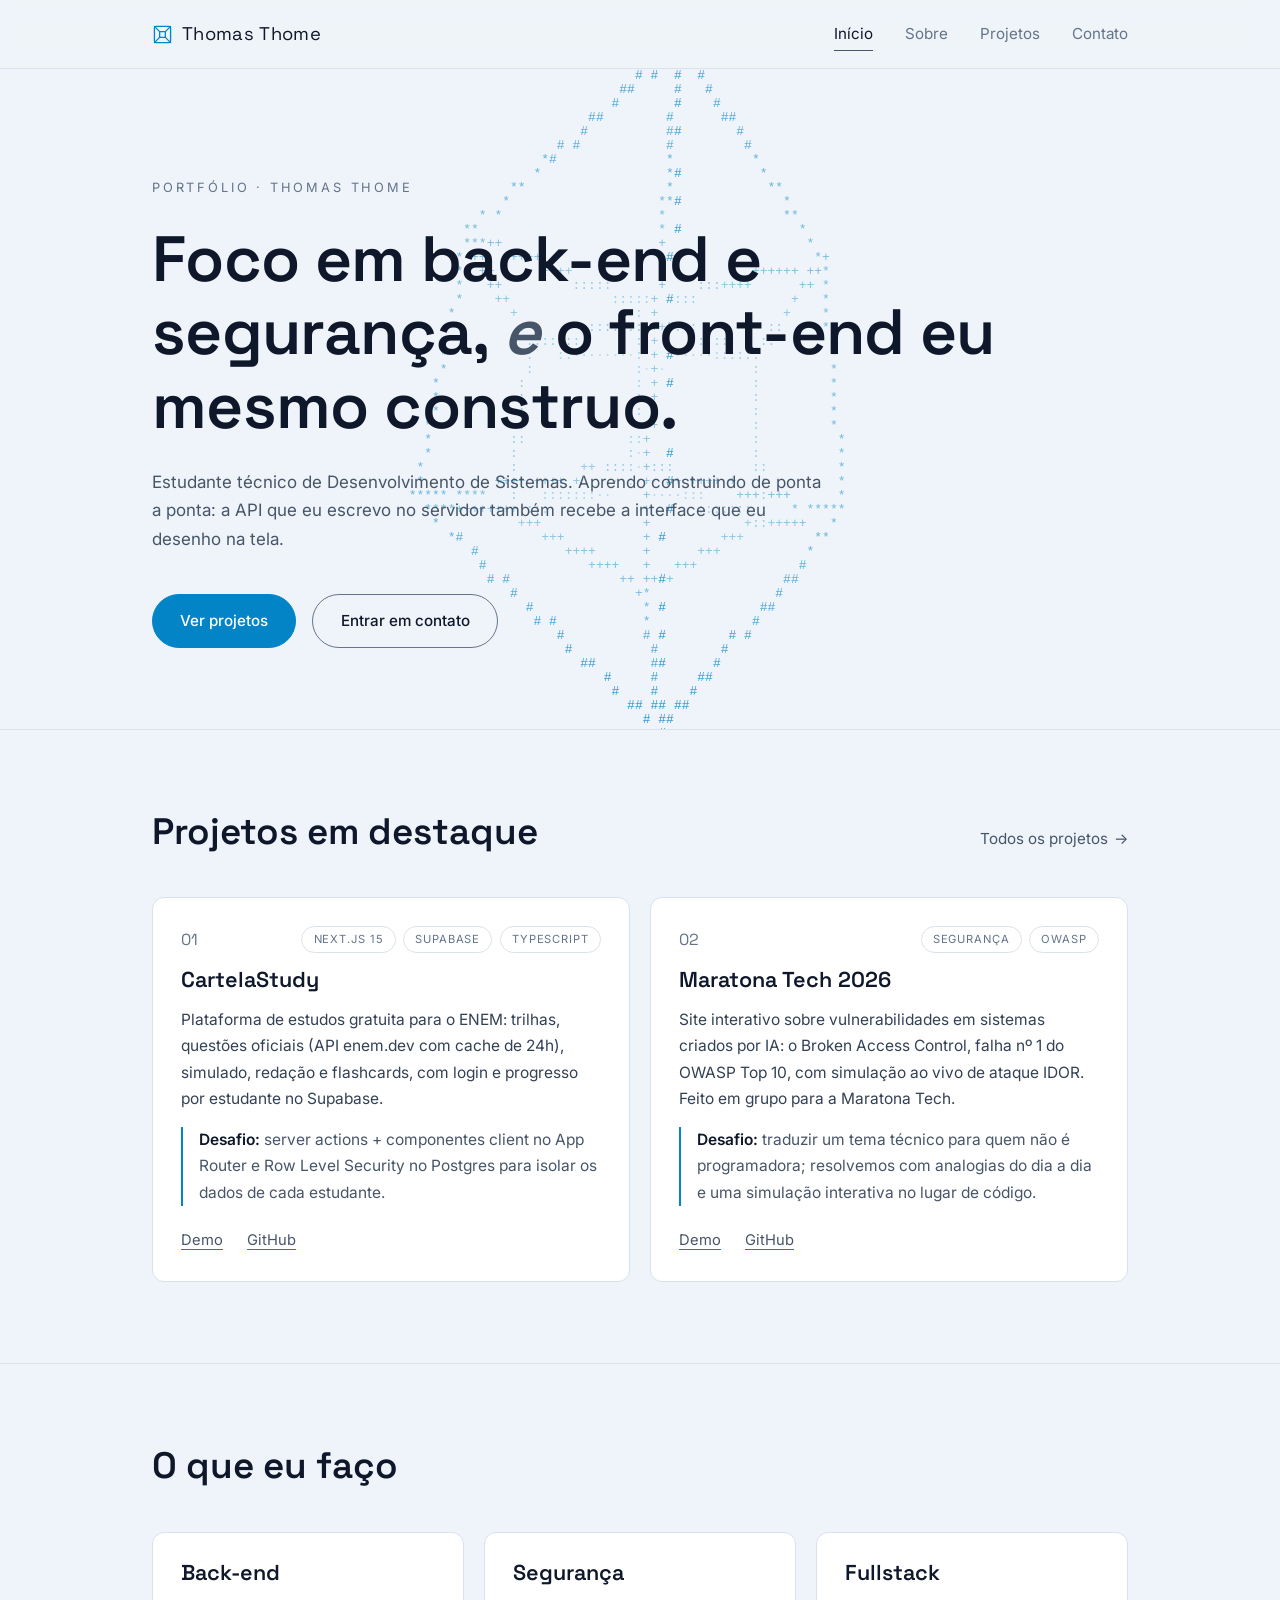
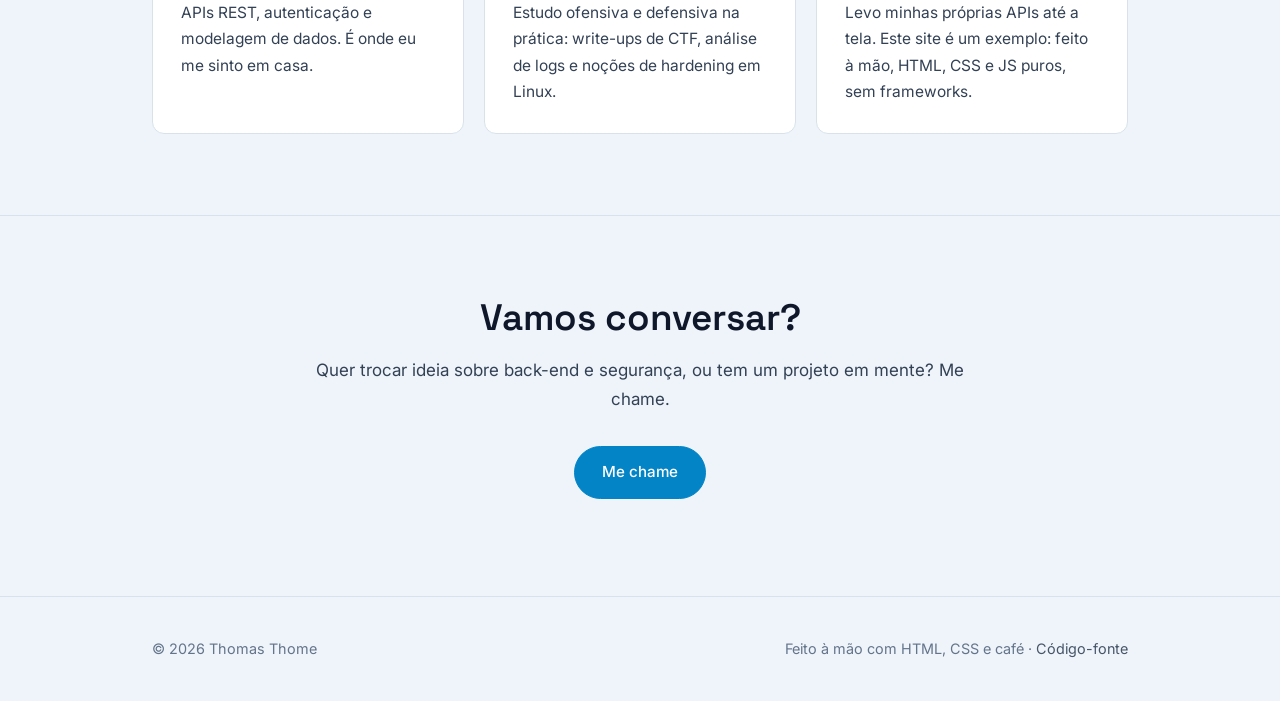
<file: index.html>
<!DOCTYPE html>
<html lang="pt-BR">
<head>
  <meta charset="UTF-8">
  <meta name="viewport" content="width=device-width, initial-scale=1.0">
  <title>Thomas Thome · Back-end &amp; Segurança</title>
  <meta name="description" content="Portfólio de Thomas Thome: back-end, segurança e projetos fullstack construídos de ponta a ponta.">
  <link rel="icon" type="image/svg+xml" href="assets/favicon.svg">
  <link rel="preconnect" href="https://fonts.googleapis.com">
  <link rel="preconnect" href="https://fonts.gstatic.com" crossorigin>
  <link href="https://fonts.googleapis.com/css2?family=Inter:wght@400;500;600&family=Space+Grotesk:wght@500;600;700&display=swap" rel="stylesheet">
  <link rel="stylesheet" href="css/style.css?v=2">
</head>
<body>
  <header class="cabecalho">
    <div class="container cabecalho-inner">
      <a href="index.html" class="logo" aria-label="Thomas Thome · página inicial">
        <svg class="logo-marca" viewBox="0 0 24 24" width="21" height="21" aria-hidden="true" focusable="false"><g fill="none" stroke="currentColor" stroke-width="1.5" stroke-linecap="round" stroke-linejoin="round"><rect x="2.75" y="2.75" width="18.5" height="18.5" rx="2"/><rect x="8.75" y="8.75" width="6.5" height="6.5" rx="1"/><path d="M2.75 2.75l6 6M21.25 2.75l-6 6M2.75 21.25l6-6M21.25 21.25l-6-6"/></g></svg>
        <span>Thomas Thome</span>
      </a>
      <button class="nav-toggle" aria-expanded="false" aria-controls="nav" aria-label="Abrir menu">
        <span></span><span></span>
      </button>
      <nav id="nav" class="nav" aria-label="Navegação principal">
        <a href="index.html" aria-current="page">Início</a>
        <a href="sobre.html">Sobre</a>
        <a href="projetos.html">Projetos</a>
        <a href="contato.html">Contato</a>
      </nav>
    </div>
  </header>

  <main>
    <section class="hero container">
      <canvas id="hipercubo" class="hipercubo" aria-hidden="true"></canvas>
      <p class="sobretitulo entrada">Portfólio · Thomas Thome</p>
      <h1 class="entrada d1">Foco em back-end e segurança, <em>e</em> o front-end eu mesmo construo.</h1>
      <p class="lede entrada d2">
        Estudante técnico de Desenvolvimento de Sistemas. Aprendo construindo de
        ponta a ponta: a API que eu escrevo no servidor também recebe a interface
        que eu desenho na tela.
      </p>
      <div class="acoes entrada d3">
        <a class="botao botao-solido" href="projetos.html">Ver projetos</a>
        <a class="botao" href="contato.html">Entrar em contato</a>
      </div>
    </section>

    <section class="secao">
      <div class="container">
        <div class="secao-cab reveal">
          <h2>Projetos em destaque</h2>
          <a class="link-seta" href="projetos.html">Todos os projetos</a>
        </div>
        <div class="grade grade-2">
          <!-- TODO: destaque aqui os SEUS 1 ou 2 melhores projetos.
               Modelo: problema → o que fez → desafio → links. -->
          <article class="card reveal">
            <div class="card-topo">
              <span class="card-num">01</span>
              <div class="tags"><span class="tag">Next.js 15</span><span class="tag">Supabase</span><span class="tag">TypeScript</span></div>
            </div>
            <h3>CartelaStudy</h3>
            <p>Plataforma de estudos gratuita para o ENEM: trilhas, questões oficiais (API enem.dev com cache de 24h), simulado, redação e flashcards, com login e progresso por estudante no Supabase.</p>
            <p class="card-desafio"><strong>Desafio:</strong> server actions + componentes client no App Router e Row Level Security no Postgres para isolar os dados de cada estudante.</p>
            <div class="card-links">
              <a href="https://cartela-study.vercel.app" rel="noopener" target="_blank">Demo</a>
              <a href="https://github.com/ThomasOnTraining/CartelaStudy" rel="noopener" target="_blank">GitHub</a>
            </div>
          </article>
          <article class="card reveal">
            <div class="card-topo">
              <span class="card-num">02</span>
              <div class="tags"><span class="tag">Segurança</span><span class="tag">OWASP</span></div>
            </div>
            <h3>Maratona Tech 2026</h3>
            <p>Site interativo sobre vulnerabilidades em sistemas criados por IA: o Broken Access Control, falha nº 1 do OWASP Top 10, com simulação ao vivo de ataque IDOR. Feito em grupo para a Maratona Tech.</p>
            <p class="card-desafio"><strong>Desafio:</strong> traduzir um tema técnico para quem não é programadora; resolvemos com analogias do dia a dia e uma simulação interativa no lugar de código.</p>
            <div class="card-links">
              <a href="https://thomasontraining.github.io/MaratonaTech-2026/" rel="noopener" target="_blank">Demo</a>
              <a href="https://github.com/ThomasOnTraining/MaratonaTech-2026" rel="noopener" target="_blank">GitHub</a>
            </div>
          </article>
        </div>
      </div>
    </section>

    <section class="secao">
      <div class="container">
        <div class="secao-cab reveal"><h2>O que eu faço</h2></div>
        <div class="grade grade-3">
          <!-- TODO: ajuste os três textos ao seu perfil -->
          <article class="card reveal">
            <h3>Back-end</h3>
            <p>APIs REST, autenticação e modelagem de dados. É onde eu me sinto em casa.</p>
          </article>
          <article class="card reveal">
            <h3>Segurança</h3>
            <p>Estudo ofensiva e defensiva na prática: write-ups de CTF, análise de logs e noções de hardening em Linux.</p>
          </article>
          <article class="card reveal">
            <h3>Fullstack</h3>
            <p>Levo minhas próprias APIs até a tela. Este site é um exemplo: feito à mão, HTML, CSS e JS puros, sem frameworks.</p>
          </article>
        </div>
      </div>
    </section>

    <section class="secao">
      <div class="container cta-fim reveal">
        <h2>Vamos conversar?</h2>
        <p>Quer trocar ideia sobre back-end e segurança, ou tem um projeto em mente? Me chame.</p>
        <a class="botao botao-solido" href="contato.html">Me chame</a>
      </div>
    </section>
  </main>

  <footer class="rodape">
    <div class="container rodape-inner">
      <p>© <span data-ano></span> Thomas Thome</p>
      <p>Feito à mão com HTML, CSS e café · <a href="https://github.com/ThomasOnTraining/portfolio" rel="noopener" target="_blank">Código-fonte</a></p>
    </div>
  </footer>

  <script src="js/main.js?v=2"></script>
  <script src="js/hypercube.js?v=2" defer></script>
</body>
</html>
</file>
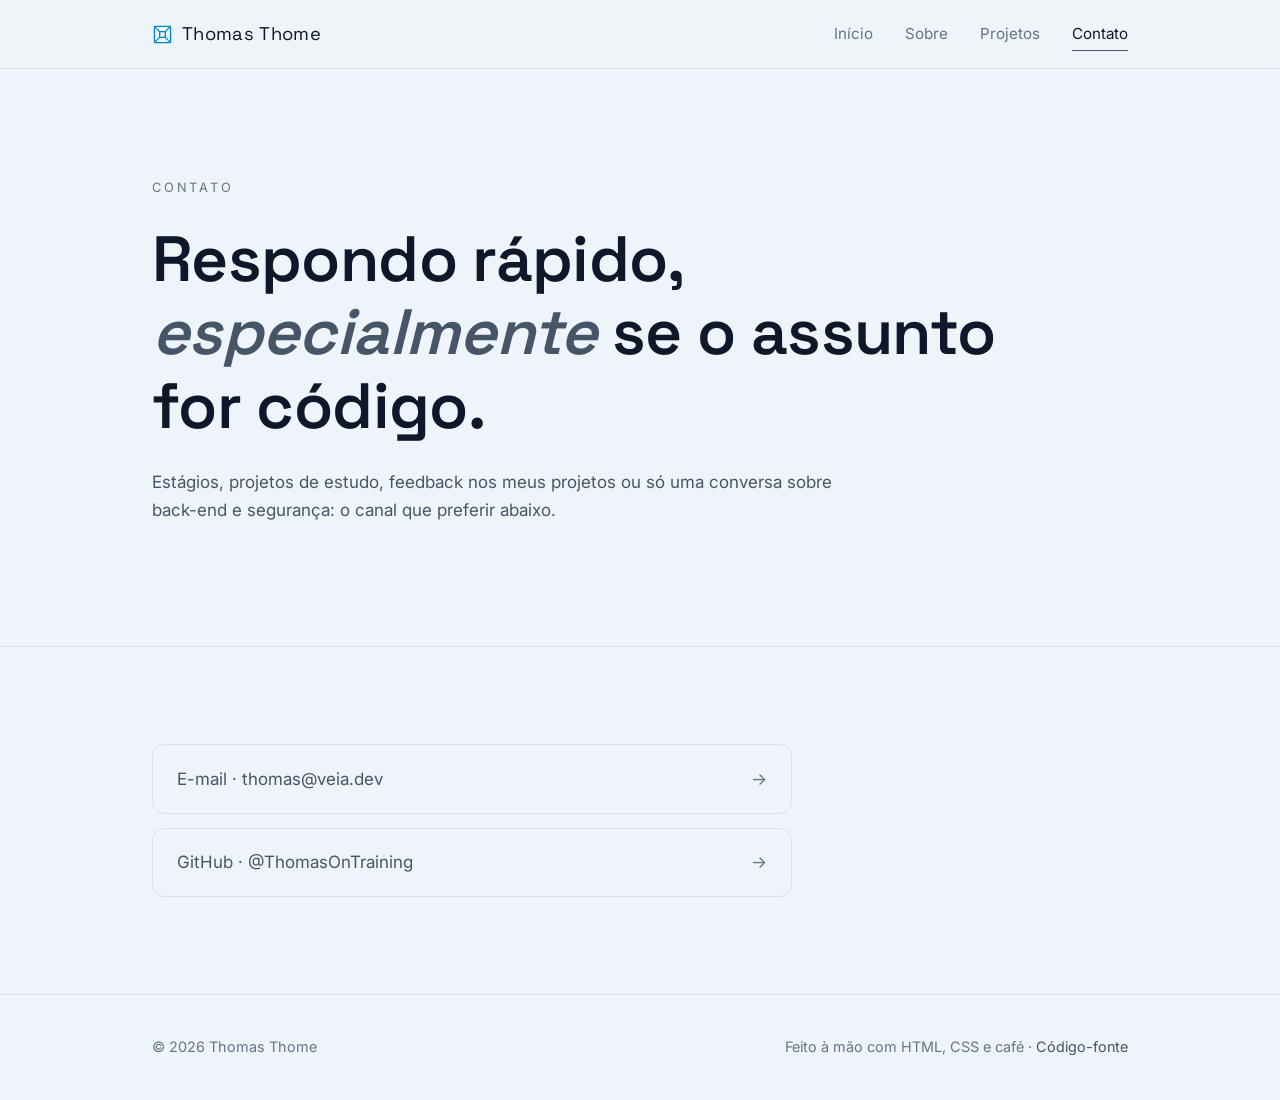
<file: contato.html>
<!DOCTYPE html>
<html lang="pt-BR">
<head>
  <meta charset="UTF-8">
  <meta name="viewport" content="width=device-width, initial-scale=1.0">
  <title>Contato · Thomas Thome</title>
  <meta name="description" content="Entre em contato com Thomas Thome: e-mail e GitHub.">
  <link rel="icon" type="image/svg+xml" href="assets/favicon.svg">
  <link rel="preconnect" href="https://fonts.googleapis.com">
  <link rel="preconnect" href="https://fonts.gstatic.com" crossorigin>
  <link href="https://fonts.googleapis.com/css2?family=Inter:wght@400;500;600&family=Space+Grotesk:wght@500;600;700&display=swap" rel="stylesheet">
  <link rel="stylesheet" href="css/style.css?v=2">
</head>
<body>
  <header class="cabecalho">
    <div class="container cabecalho-inner">
      <a href="index.html" class="logo" aria-label="Thomas Thome · página inicial">
        <svg class="logo-marca" viewBox="0 0 24 24" width="21" height="21" aria-hidden="true" focusable="false"><g fill="none" stroke="currentColor" stroke-width="1.5" stroke-linecap="round" stroke-linejoin="round"><rect x="2.75" y="2.75" width="18.5" height="18.5" rx="2"/><rect x="8.75" y="8.75" width="6.5" height="6.5" rx="1"/><path d="M2.75 2.75l6 6M21.25 2.75l-6 6M2.75 21.25l6-6M21.25 21.25l-6-6"/></g></svg>
        <span>Thomas Thome</span>
      </a>
      <button class="nav-toggle" aria-expanded="false" aria-controls="nav" aria-label="Abrir menu">
        <span></span><span></span>
      </button>
      <nav id="nav" class="nav" aria-label="Navegação principal">
        <a href="index.html">Início</a>
        <a href="sobre.html">Sobre</a>
        <a href="projetos.html">Projetos</a>
        <a href="contato.html" aria-current="page">Contato</a>
      </nav>
    </div>
  </header>

  <main>
    <section class="hero container">
      <p class="sobretitulo entrada">Contato</p>
      <h1 class="entrada d1">Respondo rápido, <em>especialmente</em> se o assunto for código.</h1>
      <p class="lede entrada d2">
        Estágios, projetos de estudo, feedback nos meus projetos ou só uma conversa
        sobre back-end e segurança: o canal que preferir abaixo.
      </p>
    </section>

    <section class="secao">
      <div class="container">
        <!-- TODO: se criar LinkedIn depois, adicione um item aqui seguindo o modelo abaixo -->
        <ul class="contato-lista">
          <li class="reveal">
            <a href="mailto:thomas@veia.dev">
              <span>E-mail · thomas@veia.dev</span>
              <span class="seta" aria-hidden="true">→</span>
            </a>
          </li>
          <li class="reveal">
            <a href="https://github.com/ThomasOnTraining" rel="noopener" target="_blank">
              <span>GitHub · @ThomasOnTraining</span>
              <span class="seta" aria-hidden="true">→</span>
            </a>
          </li>
        </ul>
      </div>
    </section>
  </main>

  <footer class="rodape">
    <div class="container rodape-inner">
      <p>© <span data-ano></span> Thomas Thome</p>
      <p>Feito à mão com HTML, CSS e café · <a href="https://github.com/ThomasOnTraining/portfolio" rel="noopener" target="_blank">Código-fonte</a></p>
    </div>
  </footer>

  <script src="js/main.js?v=2"></script>
</body>
</html>
</file>
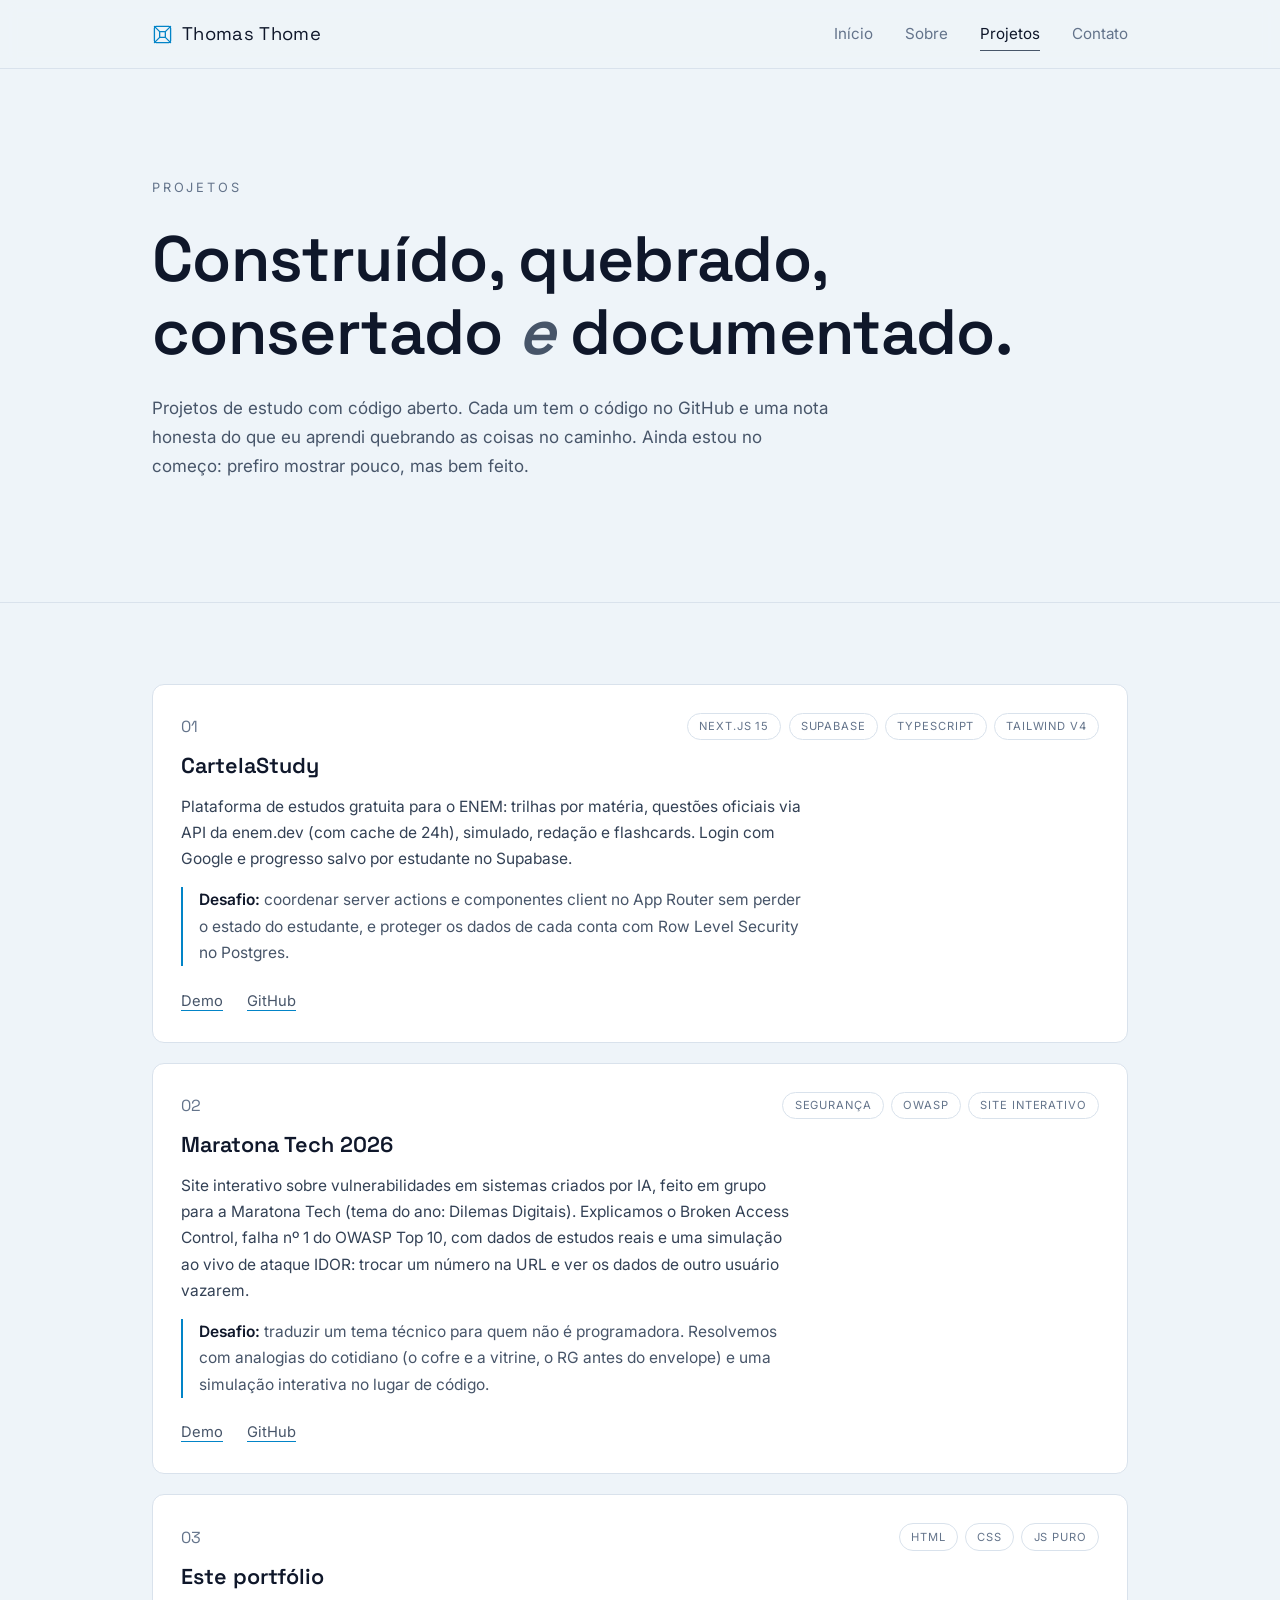
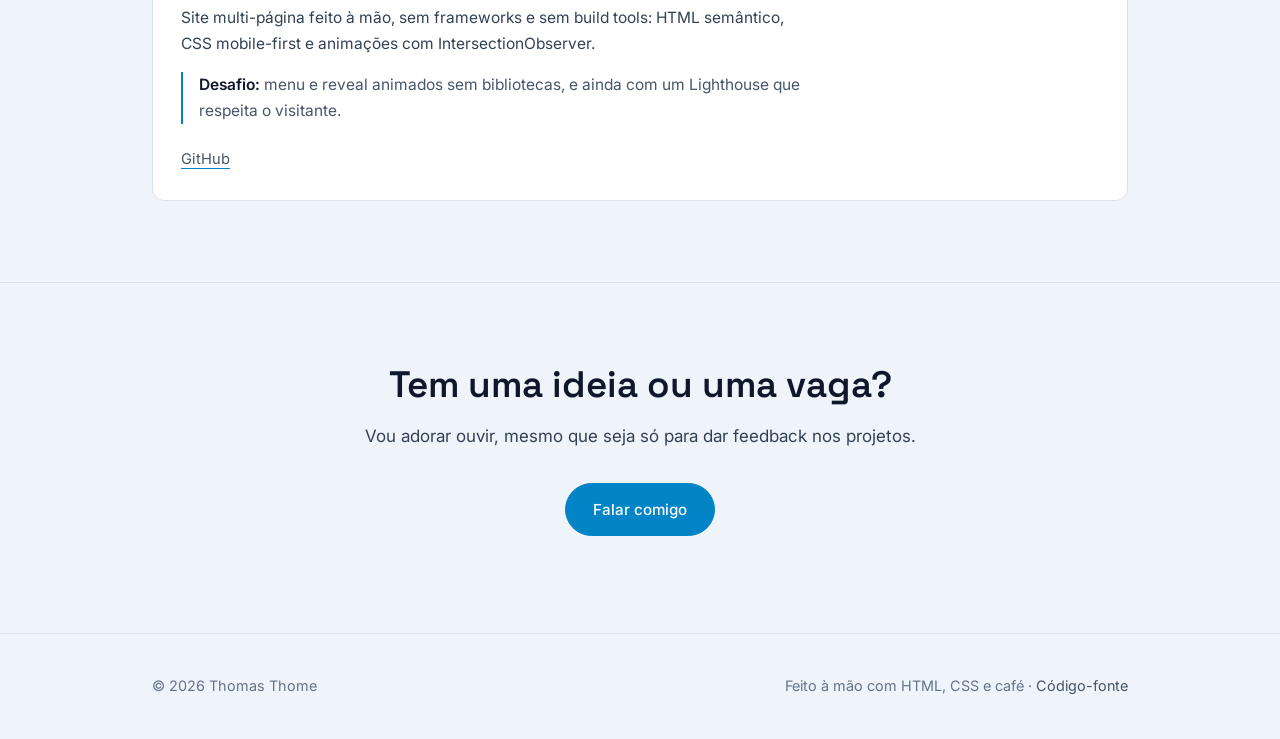
<file: projetos.html>
<!DOCTYPE html>
<html lang="pt-BR">
<head>
  <meta charset="UTF-8">
  <meta name="viewport" content="width=device-width, initial-scale=1.0">
  <title>Projetos · Thomas Thome</title>
  <meta name="description" content="Projetos de Thomas Thome: CartelaStudy (plataforma gratuita de estudos para o ENEM), ferramentas de segurança e este próprio site.">
  <link rel="icon" type="image/svg+xml" href="assets/favicon.svg">
  <link rel="preconnect" href="https://fonts.googleapis.com">
  <link rel="preconnect" href="https://fonts.gstatic.com" crossorigin>
  <link href="https://fonts.googleapis.com/css2?family=Inter:wght@400;500;600&family=Space+Grotesk:wght@500;600;700&display=swap" rel="stylesheet">
  <link rel="stylesheet" href="css/style.css?v=2">
</head>
<body>
  <header class="cabecalho">
    <div class="container cabecalho-inner">
      <a href="index.html" class="logo" aria-label="Thomas Thome · página inicial">
        <svg class="logo-marca" viewBox="0 0 24 24" width="21" height="21" aria-hidden="true" focusable="false"><g fill="none" stroke="currentColor" stroke-width="1.5" stroke-linecap="round" stroke-linejoin="round"><rect x="2.75" y="2.75" width="18.5" height="18.5" rx="2"/><rect x="8.75" y="8.75" width="6.5" height="6.5" rx="1"/><path d="M2.75 2.75l6 6M21.25 2.75l-6 6M2.75 21.25l6-6M21.25 21.25l-6-6"/></g></svg>
        <span>Thomas Thome</span>
      </a>
      <button class="nav-toggle" aria-expanded="false" aria-controls="nav" aria-label="Abrir menu">
        <span></span><span></span>
      </button>
      <nav id="nav" class="nav" aria-label="Navegação principal">
        <a href="index.html">Início</a>
        <a href="sobre.html">Sobre</a>
        <a href="projetos.html" aria-current="page">Projetos</a>
        <a href="contato.html">Contato</a>
      </nav>
    </div>
  </header>

  <main>
    <section class="hero container">
      <p class="sobretitulo entrada">Projetos</p>
      <h1 class="entrada d1">Construído, quebrado, consertado <em>e</em> documentado.</h1>
      <p class="lede entrada d2">
        Projetos de estudo com código aberto. Cada um tem o código no GitHub e uma nota
        honesta do que eu aprendi quebrando as coisas no caminho. Ainda estou no começo:
        prefiro mostrar pouco, mas bem feito.
      </p>
    </section>

    <section class="secao">
      <div class="container">
        <div class="grade">
          <!-- TODO: seus projetos reais. Modelo de cada card:
               problema → o que fez → desafio → links. -->
          <article class="card reveal">
            <div class="card-topo">
              <span class="card-num">01</span>
              <div class="tags"><span class="tag">Next.js 15</span><span class="tag">Supabase</span><span class="tag">TypeScript</span><span class="tag">Tailwind v4</span></div>
            </div>
            <h3>CartelaStudy</h3>
            <p>Plataforma de estudos gratuita para o ENEM: trilhas por matéria, questões oficiais via API da enem.dev (com cache de 24h), simulado, redação e flashcards. Login com Google e progresso salvo por estudante no Supabase.</p>
            <p class="card-desafio"><strong>Desafio:</strong> coordenar server actions e componentes client no App Router sem perder o estado do estudante, e proteger os dados de cada conta com Row Level Security no Postgres.</p>
            <div class="card-links">
              <a href="https://cartela-study.vercel.app" rel="noopener" target="_blank">Demo</a>
              <a href="https://github.com/ThomasOnTraining/CartelaStudy" rel="noopener" target="_blank">GitHub</a>
            </div>
          </article>

          <article class="card reveal">
            <div class="card-topo">
              <span class="card-num">02</span>
              <div class="tags"><span class="tag">Segurança</span><span class="tag">OWASP</span><span class="tag">Site interativo</span></div>
            </div>
            <h3>Maratona Tech 2026</h3>
            <p>Site interativo sobre vulnerabilidades em sistemas criados por IA, feito em grupo para a Maratona Tech (tema do ano: Dilemas Digitais). Explicamos o Broken Access Control, falha nº 1 do OWASP Top 10, com dados de estudos reais e uma simulação ao vivo de ataque IDOR: trocar um número na URL e ver os dados de outro usuário vazarem.</p>
            <p class="card-desafio"><strong>Desafio:</strong> traduzir um tema técnico para quem não é programadora. Resolvemos com analogias do cotidiano (o cofre e a vitrine, o RG antes do envelope) e uma simulação interativa no lugar de código.</p>
            <div class="card-links">
              <a href="https://thomasontraining.github.io/MaratonaTech-2026/" rel="noopener" target="_blank">Demo</a>
              <a href="https://github.com/ThomasOnTraining/MaratonaTech-2026" rel="noopener" target="_blank">GitHub</a>
            </div>
          </article>

          <article class="card reveal">
            <div class="card-topo">
              <span class="card-num">03</span>
              <div class="tags"><span class="tag">HTML</span><span class="tag">CSS</span><span class="tag">JS puro</span></div>
            </div>
            <h3>Este portfólio</h3>
            <p>Site multi-página feito à mão, sem frameworks e sem build tools: HTML semântico, CSS mobile-first e animações com IntersectionObserver.</p>
            <p class="card-desafio"><strong>Desafio:</strong> menu e reveal animados sem bibliotecas, e ainda com um Lighthouse que respeita o visitante.</p>
            <div class="card-links">
              <a href="#" rel="noopener" target="_blank">GitHub</a>
            </div>
          </article>
        </div>
      </div>
    </section>

    <section class="secao">
      <div class="container cta-fim reveal">
        <h2>Tem uma ideia ou uma vaga?</h2>
        <p>Vou adorar ouvir, mesmo que seja só para dar feedback nos projetos.</p>
        <a class="botao botao-solido" href="contato.html">Falar comigo</a>
      </div>
    </section>
  </main>

  <footer class="rodape">
    <div class="container rodape-inner">
      <p>© <span data-ano></span> Thomas Thome</p>
      <p>Feito à mão com HTML, CSS e café · <a href="https://github.com/ThomasOnTraining/portfolio" rel="noopener" target="_blank">Código-fonte</a></p>
    </div>
  </footer>

  <script src="js/main.js?v=2"></script>
</body>
</html>
</file>
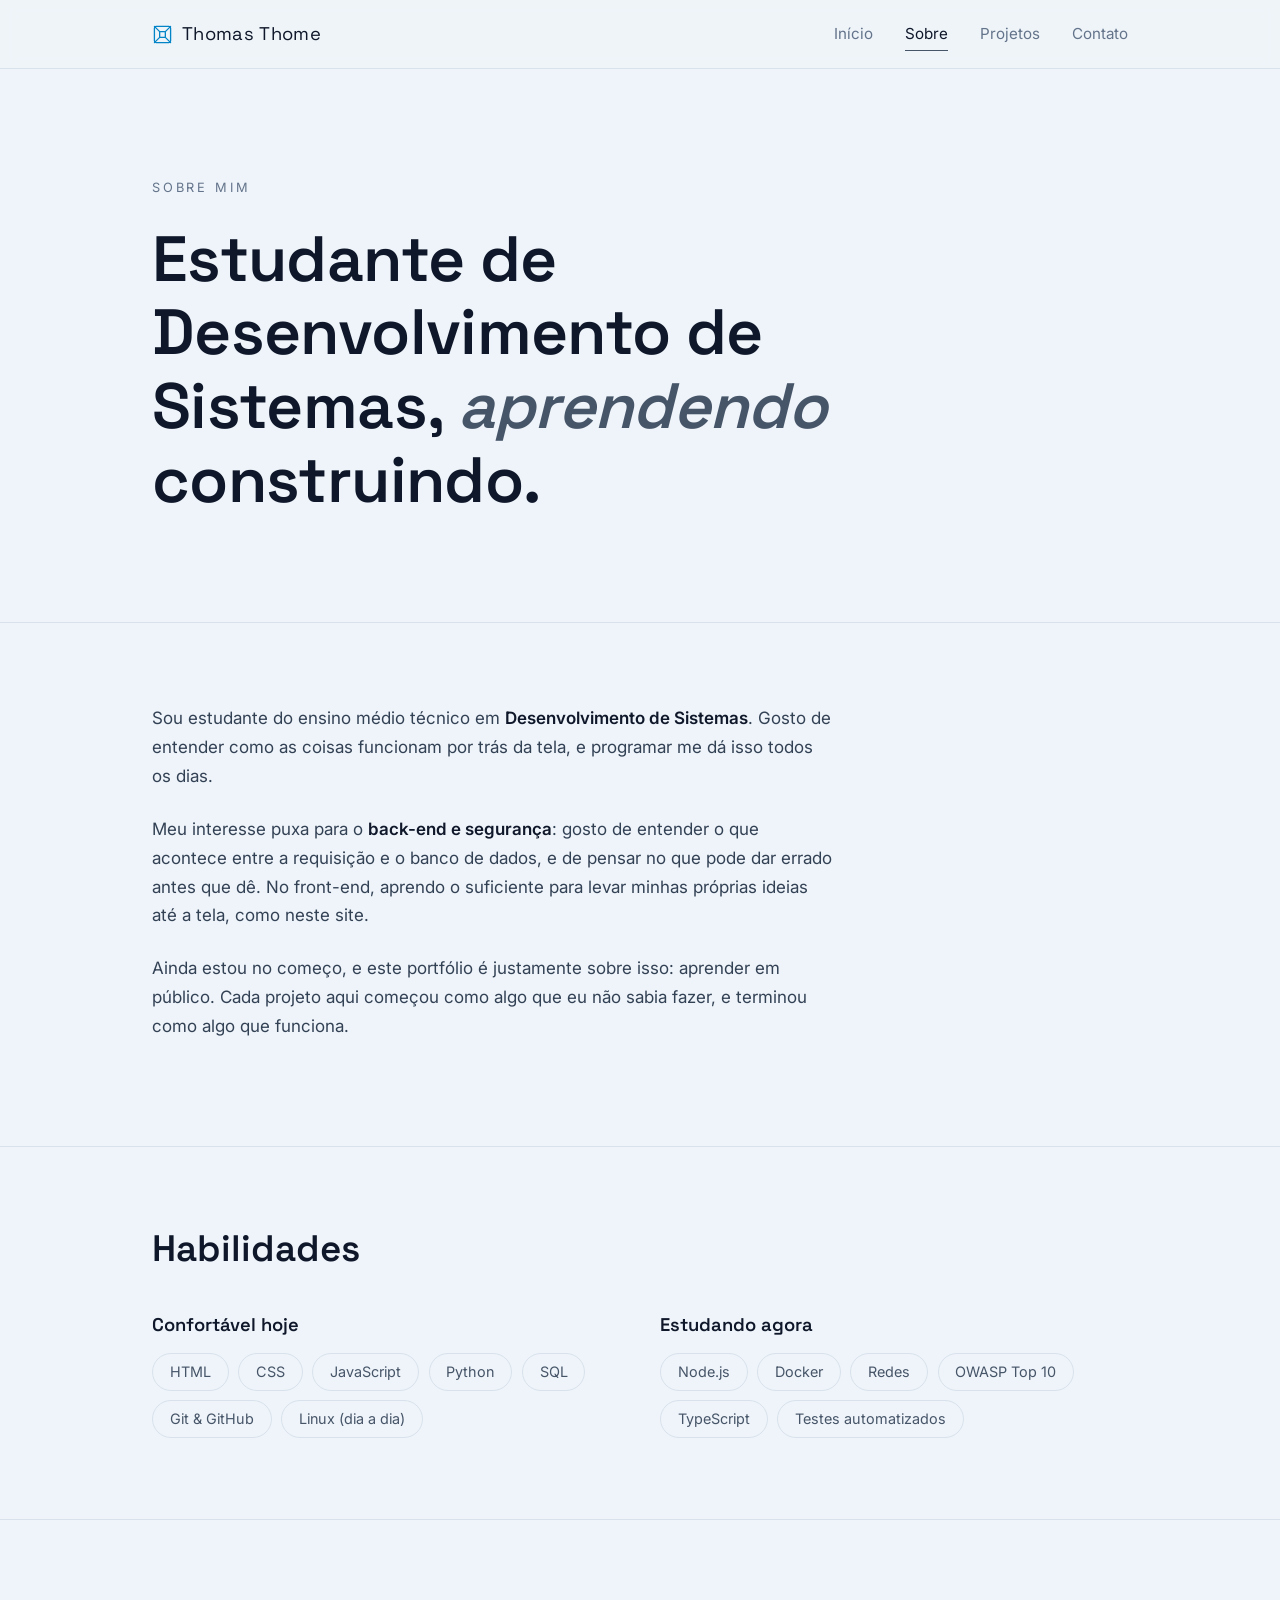
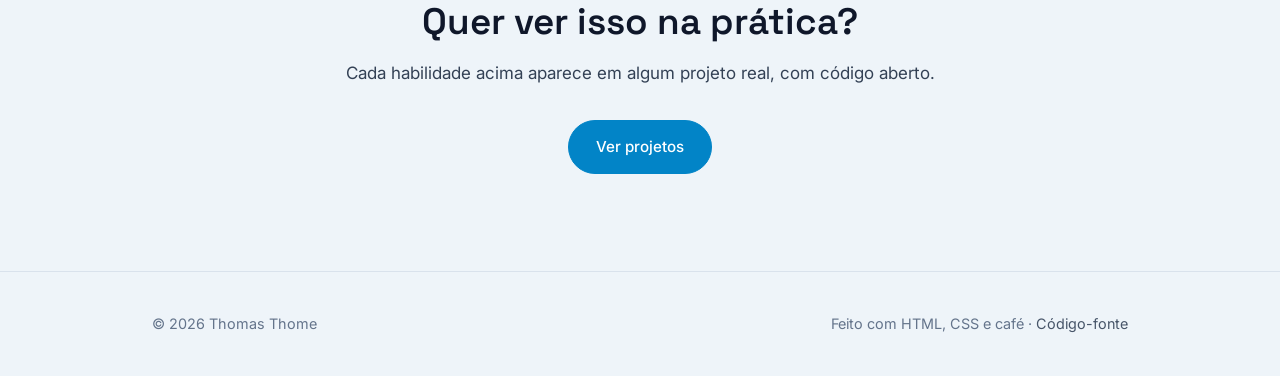
<file: sobre.html>
<!DOCTYPE html>
<html lang="pt-BR">
<head>
  <meta charset="UTF-8">
  <meta name="viewport" content="width=device-width, initial-scale=1.0">
  <title>Sobre · Thomas Thome</title>
  <meta name="description" content="Sobre Thomas Thome: estudante técnico de Desenvolvimento de Sistemas, com foco em back-end e segurança.">
  <link rel="icon" type="image/svg+xml" href="assets/favicon.svg">
  <link rel="preconnect" href="https://fonts.googleapis.com">
  <link rel="preconnect" href="https://fonts.gstatic.com" crossorigin>
  <link href="https://fonts.googleapis.com/css2?family=Inter:wght@400;500;600&family=Space+Grotesk:wght@500;600;700&display=swap" rel="stylesheet">
  <link rel="stylesheet" href="css/style.css?v=2">
</head>
<body>
  <header class="cabecalho">
    <div class="container cabecalho-inner">
      <a href="index.html" class="logo" aria-label="Thomas Thome · página inicial">
        <svg class="logo-marca" viewBox="0 0 24 24" width="21" height="21" aria-hidden="true" focusable="false"><g fill="none" stroke="currentColor" stroke-width="1.5" stroke-linecap="round" stroke-linejoin="round"><rect x="2.75" y="2.75" width="18.5" height="18.5" rx="2"/><rect x="8.75" y="8.75" width="6.5" height="6.5" rx="1"/><path d="M2.75 2.75l6 6M21.25 2.75l-6 6M2.75 21.25l6-6M21.25 21.25l-6-6"/></g></svg>
        <span>Thomas Thome</span>
      </a>
      <button class="nav-toggle" aria-expanded="false" aria-controls="nav" aria-label="Abrir menu">
        <span></span><span></span>
      </button>
      <nav id="nav" class="nav" aria-label="Navegação principal">
        <a href="index.html">Início</a>
        <a href="sobre.html" aria-current="page">Sobre</a>
        <a href="projetos.html">Projetos</a>
        <a href="contato.html">Contato</a>
      </nav>
    </div>
  </header>

  <main>
    <section class="hero container">
      <p class="sobretitulo entrada">Sobre mim</p>
      <h1 class="entrada d1">Estudante de Desenvolvimento de Sistemas, <em>aprendendo</em> construindo.</h1>
    </section>

    <section class="secao">
      <div class="container secao-texto">
        <p class="entrada">
          Sou estudante do ensino médio técnico em <strong>Desenvolvimento de
          Sistemas</strong>. <!-- TODO: 1 frase sobre como você chegou à área -->
          Gosto de entender como as coisas funcionam por trás da tela, e programar
          me dá isso todos os dias.
        </p>
        <p class="entrada d1">
          Meu interesse puxa para o <strong>back-end e segurança</strong>: gosto de entender
          o que acontece entre a requisição e o banco de dados, e de pensar no que pode dar
          errado antes que dê. No front-end, aprendo o suficiente para levar minhas próprias
          ideias até a tela, como neste site.
        </p>
        <p class="entrada d2">
          Ainda estou no começo, e este portfólio é justamente sobre isso: aprender em
          público. Cada projeto aqui começou como algo que eu não sabia fazer, e terminou
          como algo que funciona.
        </p>
      </div>
    </section>

    <section class="secao">
      <div class="container">
        <div class="secao-cab reveal"><h2>Habilidades</h2></div>
        <div class="habilidades">
          <!-- TODO: deixe honesto. Recrutador prefere lista real a lista inflada. -->
          <div class="grupo-hab reveal">
            <h3>Confortável hoje</h3>
            <ul class="lista-hab">
              <li>HTML</li><li>CSS</li><li>JavaScript</li><li>Python</li>
              <li>SQL</li><li>Git &amp; GitHub</li><li>Linux (dia a dia)</li>
            </ul>
          </div>
          <div class="grupo-hab reveal">
            <h3>Estudando agora</h3>
            <ul class="lista-hab">
              <li>Node.js</li><li>Docker</li><li>Redes</li><li>OWASP Top 10</li>
              <li>TypeScript</li><li>Testes automatizados</li>
            </ul>
          </div>
        </div>
      </div>
    </section>

    <section class="secao">
      <div class="container cta-fim reveal">
        <h2>Quer ver isso na prática?</h2>
        <p>Cada habilidade acima aparece em algum projeto real, com código aberto.</p>
        <a class="botao botao-solido" href="projetos.html">Ver projetos</a>
      </div>
    </section>
  </main>

  <footer class="rodape">
    <div class="container rodape-inner">
      <p>© <span data-ano></span> Thomas Thome</p>
      <p>Feito com HTML, CSS e café · <a href="https://github.com/ThomasOnTraining/portfolio" rel="noopener" target="_blank">Código-fonte</a></p>
    </div>
  </footer>

  <script src="js/main.js?v=2"></script>
</body>
</html>
</file>
<file: css/style.css>
/* =====================================================
   Portfólio · estilo principal
   Paleta clara azulada: #F8FAFC  #FFFFFF  #0F172A  #334155  #64748B  #0284C7
   Tipografia: Space Grotesk (títulos) + Inter (corpo)
   ===================================================== */

:root{
  --bg:#eef4f9;
  --surface:#ffffff;
  --text:#334155;
  --forte:#0f172a;      /* títulos e destaques */
  --claro:#475569;
  --muted:#64748b;
  --accent:#0284c7;
  --borda:#d9e2ec;
  --fonte-titulo:"Space Grotesk","Inter",system-ui,sans-serif;
  --fonte-corpo:"Inter",system-ui,-apple-system,sans-serif;
  --maxw:1040px;
  --raio:12px;
  --dur:.4s;
}

*,*::before,*::after{box-sizing:border-box;margin:0;padding:0}
html{scroll-behavior:smooth}
body{
  background:var(--bg);
  color:var(--text);
  font-family:var(--fonte-corpo);
  font-size:1.0625rem;
  line-height:1.7;
  -webkit-font-smoothing:antialiased;
}
img{max-width:100%;display:block}
a{color:var(--claro);text-decoration:none;transition:color var(--dur) ease}
a:hover{color:var(--forte)}
h1,h2,h3{font-family:var(--fonte-titulo);color:var(--forte);font-weight:600;line-height:1.15}
h1{font-size:clamp(2.4rem,6vw,4rem);letter-spacing:-.01em}
h2{font-size:clamp(1.7rem,3.5vw,2.3rem)}
p{max-width:62ch}
::selection{background:var(--accent);color:#ffffff}
:focus-visible{outline:2px solid var(--claro);outline-offset:3px;border-radius:2px}

.container{max-width:var(--maxw);margin-inline:auto;padding-inline:clamp(1.25rem,4vw,2rem)}

/* ---------- Cabeçalho / navegação ---------- */
.cabecalho{
  position:sticky;top:0;z-index:50;
  background:rgba(238,244,249,.86);
  backdrop-filter:blur(8px);
  border-bottom:1px solid var(--borda);
}
.cabecalho-inner{display:flex;align-items:center;justify-content:space-between;height:4.25rem}
.logo{display:inline-flex;align-items:center;gap:.55rem;font-family:var(--fonte-titulo);font-size:1.15rem;color:var(--forte);letter-spacing:.02em}
.logo-marca{color:var(--accent);flex-shrink:0}
.logo:hover{color:var(--claro)}
.nav{display:flex;gap:2rem}
.nav a{font-size:.95rem;color:var(--muted);position:relative;padding-block:.25rem}
.nav a::after{
  content:"";position:absolute;left:0;bottom:0;width:100%;height:1px;
  background:var(--claro);transform:scaleX(0);transform-origin:left;
  transition:transform var(--dur) ease;
}
.nav a:hover{color:var(--claro)}
.nav a:hover::after,.nav a[aria-current="page"]::after{transform:scaleX(1)}
.nav a[aria-current="page"]{color:var(--forte)}

.nav-toggle{
  display:none;background:none;border:0;cursor:pointer;padding:.6rem;
  flex-direction:column;gap:6px;
}
.nav-toggle span{
  display:block;width:22px;height:2px;background:var(--claro);
  transition:transform var(--dur) ease,opacity var(--dur) ease;
}
.nav-toggle[aria-expanded="true"] span:first-child{transform:translateY(4px) rotate(45deg)}
.nav-toggle[aria-expanded="true"] span:last-child{transform:translateY(-4px) rotate(-45deg)}

@media(max-width:720px){
  .nav-toggle{display:flex}
  .nav{
    position:fixed;left:0;right:0;top:4.25rem;
    background:var(--bg);border-bottom:1px solid var(--borda);
    flex-direction:column;gap:0;
    padding:.5rem clamp(1.25rem,4vw,2rem) 1.5rem;
    opacity:0;visibility:hidden;transform:translateY(-8px);
    transition:opacity var(--dur) ease,transform var(--dur) ease,visibility var(--dur);
  }
  .nav.aberto{opacity:1;visibility:visible;transform:none}
  .nav a{padding-block:.85rem;border-bottom:1px solid var(--borda);font-size:1.05rem}
  .nav a:last-child{border-bottom:0}
  .nav a::after{display:none}
}

/* ---------- Hero ---------- */
.hero{position:relative;overflow:hidden;padding-block:clamp(5rem,12vh,8rem) clamp(4rem,9vh,6rem)}
.hero>*:not(.hipercubo){position:relative;z-index:1}
.hipercubo{
  position:absolute;inset:0;z-index:0;width:100%;height:100%;
  pointer-events:none;user-select:none;
  opacity:0;animation:hipercubo-in 1.4s ease .5s forwards;
}
@keyframes hipercubo-in{to{opacity:.85}}
.sobretitulo{
  font-size:.8rem;letter-spacing:.22em;text-transform:uppercase;
  color:var(--muted);margin-bottom:1.5rem;
}
.hero h1{max-width:21ch;margin-bottom:1.5rem}
.hero h1 em{font-style:italic;color:var(--claro)}
.hero .lede{color:var(--claro);margin-bottom:2.5rem}
.acoes{display:flex;gap:1rem;flex-wrap:wrap}

.botao{
  display:inline-flex;align-items:center;gap:.5rem;
  padding:.8rem 1.7rem;border:1px solid var(--accent-2,var(--muted));
  border-radius:999px;font-size:.95rem;font-weight:500;color:var(--forte);
  transition:all var(--dur) ease;
}
.botao:hover{border-color:var(--accent);background:rgba(2,132,199,.08);color:var(--forte)}
.botao-solido{background:var(--accent);color:#ffffff;border-color:var(--accent)}
.botao-solido:hover{background:var(--forte);color:#ffffff}

/* animação de entrada do hero */
.entrada{animation:surgir .8s ease both}
.d1{animation-delay:.12s}
.d2{animation-delay:.24s}
.d3{animation-delay:.36s}
@keyframes surgir{from{opacity:0;transform:translateY(14px)}to{opacity:1;transform:none}}

/* ---------- Seções ---------- */
.secao{padding-block:clamp(4rem,9vh,6.5rem);border-top:1px solid var(--borda)}
.secao-cab{margin-bottom:2.75rem;display:flex;align-items:baseline;justify-content:space-between;gap:1rem;flex-wrap:wrap}
.secao-cab p{color:var(--claro);margin-top:.5rem}
.link-seta{font-size:.95rem;white-space:nowrap}
.link-seta::after{content:"→";margin-left:.4rem;transition:margin var(--dur) ease;display:inline-block}
.link-seta:hover::after{margin-left:.7rem}

/* ---------- Grades e cards ---------- */
.grade{display:grid;gap:1.25rem}
@media(min-width:760px){
  .grade-2{grid-template-columns:1fr 1fr}
  .grade-3{grid-template-columns:repeat(3,1fr)}
}
.card{
  background:var(--surface);border:1px solid var(--borda);
  border-radius:var(--raio);padding:1.75rem;
  display:flex;flex-direction:column;gap:.9rem;
  transition:transform var(--dur) ease,border-color var(--dur) ease;
}
.card:hover{transform:translateY(-4px);border-color:var(--muted)}
.card-topo{display:flex;align-items:center;justify-content:space-between;gap:1rem}
.card-num{font-family:var(--fonte-titulo);font-size:1rem;color:var(--muted)}
.tags{display:flex;gap:.45rem;flex-wrap:wrap;justify-content:flex-end}
.tag{
  font-size:.7rem;letter-spacing:.08em;text-transform:uppercase;
  color:var(--muted);border:1px solid var(--borda);border-radius:999px;
  padding:.2rem .7rem;white-space:nowrap;
}
.card h3{font-size:1.35rem}
.card p{font-size:.97rem}
.card-desafio{
  font-size:.9rem;color:var(--claro);
  border-left:2px solid var(--accent);padding-left:1rem;
}
.card-desafio strong{color:var(--forte);font-weight:600}
.card-links{display:flex;gap:1.5rem;margin-top:auto;font-size:.92rem;padding-top:.5rem}
.card-links a{
  color:var(--claro);text-decoration:underline;
  text-underline-offset:4px;text-decoration-color:var(--accent);
}
.card-links a:hover{color:var(--forte)}

/* ---------- Sobre: texto e habilidades ---------- */
.secao-texto p{margin-bottom:1.5rem}
.secao-texto strong{color:var(--forte);font-weight:600}
.habilidades{display:grid;gap:2.5rem}
@media(min-width:760px){.habilidades{grid-template-columns:1fr 1fr}}
.grupo-hab h3{font-size:1.15rem;margin-bottom:1.1rem}
.lista-hab{list-style:none;display:flex;flex-wrap:wrap;gap:.6rem}
.lista-hab li{
  border:1px solid var(--borda);border-radius:999px;
  padding:.35rem 1.05rem;font-size:.9rem;color:var(--claro);
  transition:border-color var(--dur) ease,color var(--dur) ease;
}
.lista-hab li:hover{border-color:var(--muted);color:var(--forte)}

/* ---------- Contato ---------- */
.contato-lista{list-style:none;display:grid;gap:.9rem;margin-top:1rem;max-width:640px}
.contato-lista a{
  display:flex;align-items:center;justify-content:space-between;gap:1rem;
  border:1px solid var(--borda);border-radius:var(--raio);
  padding:1.2rem 1.5rem;transition:all var(--dur) ease;
}
.contato-lista a:hover{border-color:var(--muted);background:var(--surface)}
.contato-lista .seta{color:var(--muted);transition:transform var(--dur) ease}
.contato-lista a:hover .seta{transform:translateX(4px);color:var(--claro)}

/* ---------- CTA final ---------- */
.cta-fim{text-align:center}
.cta-fim p{margin:1rem auto 2rem}
.cta-fim h2{margin-bottom:0}

/* ---------- Rodapé ---------- */
.rodape{border-top:1px solid var(--borda);padding-block:2.5rem;margin-top:1rem}
.rodape-inner{
  display:flex;justify-content:space-between;gap:1rem;flex-wrap:wrap;
  color:var(--muted);font-size:.9rem;
}
.rodape-inner p{margin:0}
.rodape a{color:var(--claro)}
.rodape a:hover{color:var(--forte)}

/* ---------- Reveal no scroll ---------- */
.reveal{opacity:0;transform:translateY(18px);transition:opacity .7s ease,transform .7s ease}
.reveal.revelado{opacity:1;transform:none}

/* ---------- Acessibilidade: movimento reduzido ---------- */
@media(prefers-reduced-motion:reduce){
  html{scroll-behavior:auto}
  *,*::before,*::after{animation:none!important;transition:none!important}
  .reveal{opacity:1;transform:none}
  .hipercubo{opacity:.85} /* frame estático permanece visível */
}
</file>
